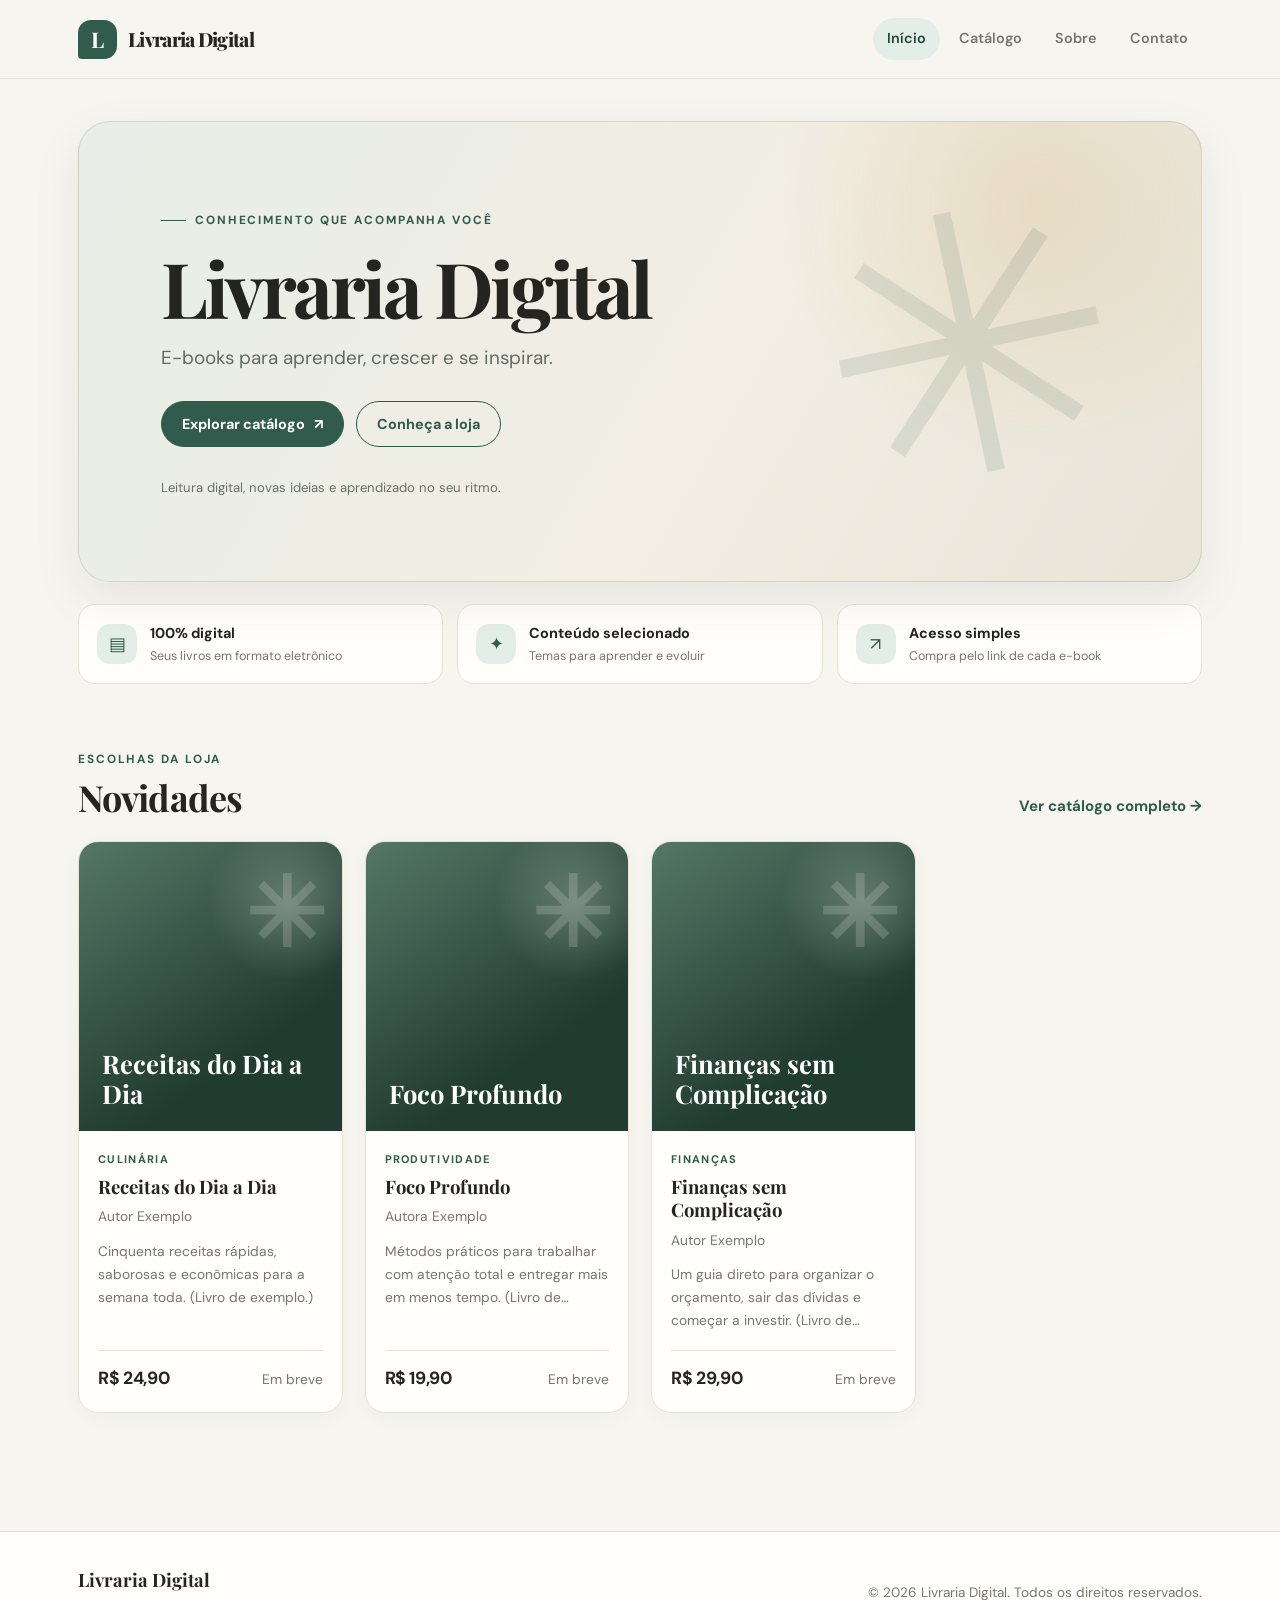
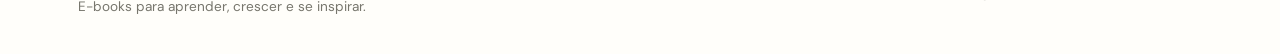
<file: index.html>
<!DOCTYPE html>
<html lang="pt-BR">

<head>
    <meta charset="UTF-8">
    <meta name="viewport" content="width=device-width, initial-scale=1, viewport-fit=cover">

    <title>Livraria Digital</title>

    <meta name="theme-color" content="#f7f5f0">
    <meta name="description" content="E-books para aprender, crescer e se inspirar. Explore nosso catálogo digital.">

    <link rel="stylesheet" href="styles.css">
    <script src="script.js" defer></script>
</head>

<body>

    <header>
        <div class="bar" id="bar"></div>
    </header>

    <main id="app"></main>

    <footer id="foot"></footer>

    <div id="toast"></div>

    <script id="data" type="application/json">
    {
        "store": {
            "name": "Livraria Digital",
            "tagline": "E-books para aprender, crescer e se inspirar.",
            "about": "Somos uma livraria 100% digital. Cada e-book é escolhido com cuidado e chega ao seu e-mail logo após a compra.",
            "contact": "contato@exemplo.com"
        },
        "books": [
            {
                "id": "ex1",
                "title": "Finanças sem Complicação",
                "author": "Autor Exemplo",
                "cat": "Finanças",
                "price": 29.9,
                "desc": "Um guia direto para organizar o orçamento, sair das dívidas e começar a investir. (Livro de exemplo: remova no painel ADM.)",
                "link": "",
                "cover": ""
            },
            {
                "id": "ex2",
                "title": "Foco Profundo",
                "author": "Autora Exemplo",
                "cat": "Produtividade",
                "price": 19.9,
                "desc": "Métodos práticos para trabalhar com atenção total e entregar mais em menos tempo. (Livro de exemplo.)",
                "link": "",
                "cover": ""
            },
            {
                "id": "ex3",
                "title": "Receitas do Dia a Dia",
                "author": "Autor Exemplo",
                "cat": "Culinária",
                "price": 24.9,
                "desc": "Cinquenta receitas rápidas, saborosas e econômicas para a semana toda. (Livro de exemplo.)",
                "link": "",
                "cover": ""
            }
        ]
    }
    </script>

</body>
</html>
</file>
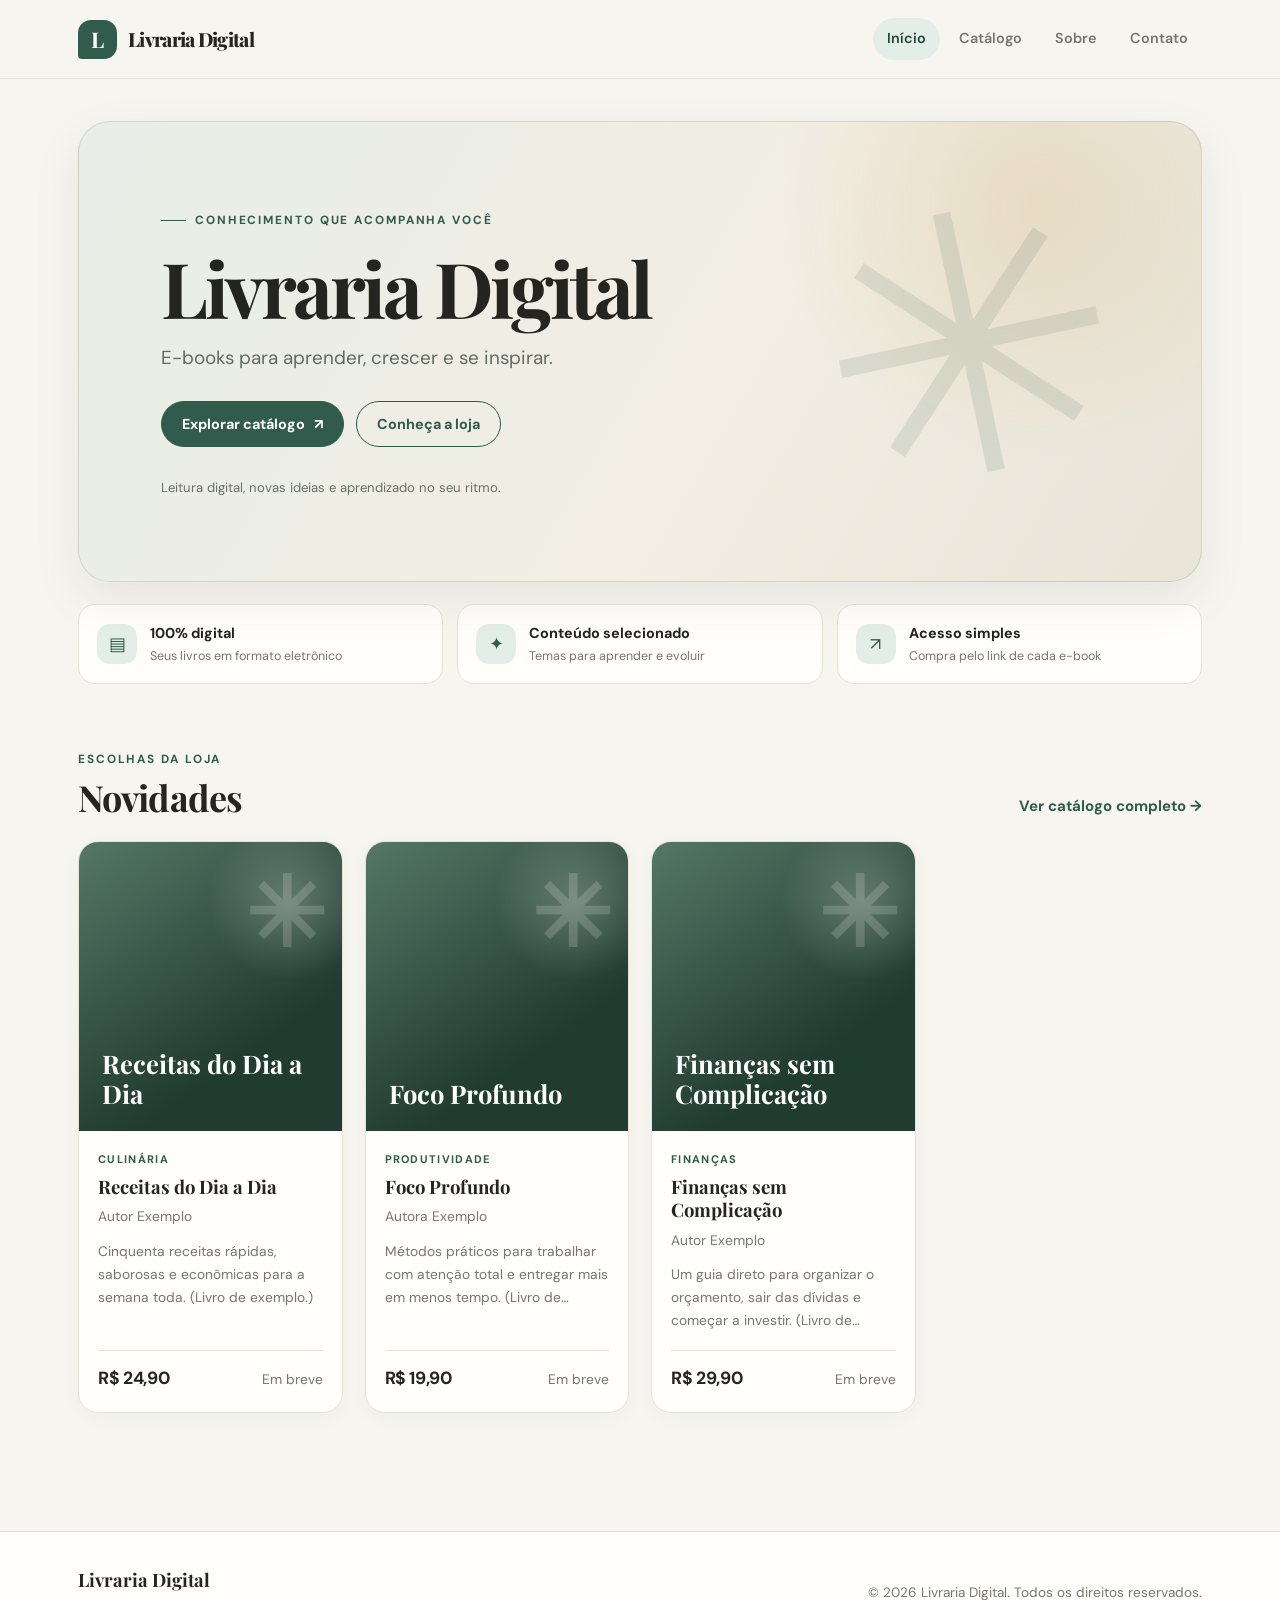
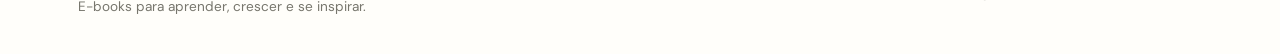
<file: Livraria Digital.html>
<!DOCTYPE html>
<html lang="pt-BR">

<head>
    <meta charset="UTF-8">
    <meta name="viewport" content="width=device-width, initial-scale=1, viewport-fit=cover">

    <title>Livraria Digital</title>

    <meta name="theme-color" content="#f7f5f0">
    <meta name="description" content="E-books para aprender, crescer e se inspirar. Explore nosso catálogo digital.">

    <link rel="stylesheet" href="styles.css">
    <script src="script.js" defer></script>
</head>

<body>

    <header>
        <div class="bar" id="bar"></div>
    </header>

    <main id="app"></main>

    <footer id="foot"></footer>

    <div id="toast"></div>

    <script id="data" type="application/json">
    {
        "store": {
            "name": "Livraria Digital",
            "tagline": "E-books para aprender, crescer e se inspirar.",
            "about": "Somos uma livraria 100% digital. Cada e-book é escolhido com cuidado e chega ao seu e-mail logo após a compra.",
            "contact": "contato@exemplo.com"
        },
        "books": [
            {
                "id": "ex1",
                "title": "Finanças sem Complicação",
                "author": "Autor Exemplo",
                "cat": "Finanças",
                "price": 29.9,
                "desc": "Um guia direto para organizar o orçamento, sair das dívidas e começar a investir. (Livro de exemplo: remova no painel ADM.)",
                "link": "",
                "cover": ""
            },
            {
                "id": "ex2",
                "title": "Foco Profundo",
                "author": "Autora Exemplo",
                "cat": "Produtividade",
                "price": 19.9,
                "desc": "Métodos práticos para trabalhar com atenção total e entregar mais em menos tempo. (Livro de exemplo.)",
                "link": "",
                "cover": ""
            },
            {
                "id": "ex3",
                "title": "Receitas do Dia a Dia",
                "author": "Autor Exemplo",
                "cat": "Culinária",
                "price": 24.9,
                "desc": "Cinquenta receitas rápidas, saborosas e econômicas para a semana toda. (Livro de exemplo.)",
                "link": "",
                "cover": ""
            }
        ]
    }
    </script>

</body>
</html>
</file>
<file: styles.css>
@import url('https://fonts.googleapis.com/css2?family=DM+Sans:wght@400;500;600;700&family=Playfair+Display:wght@600;700;800&display=swap');

:root {
  color-scheme: light;
  --bg: #f7f5f0;
  --surface: #fffefa;
  --surface-2: #f0ece4;
  --ink: #25251f;
  --muted: #77766d;
  --line: #e7e2d8;
  --accent: #315b4c;
  --accent-dark: #244638;
  --accent-soft: #e3eee8;
  --gold: #c69b52;
  --shadow: 0 18px 50px rgba(38, 43, 35, .08);
  --radius: 22px;
}

:root[data-theme="dark"] {
  color-scheme: dark;
  --bg: #151a17;
  --surface: #1d2520;
  --surface-2: #263129;
  --ink: #f3f1e9;
  --muted: #b2b9af;
  --line: #344239;
  --accent: #8bb7a0;
  --accent-dark: #a5cbb6;
  --accent-soft: #263b30;
  --gold: #d9b875;
  --shadow: 0 18px 50px rgba(0, 0, 0, .22);
}

* {
  box-sizing: border-box;
}

html {
  scroll-behavior: smooth;
  scroll-padding-top: 100px;
}

body {
  margin: 0;
  min-height: 100vh;
  background: var(--bg);
  color: var(--ink);
  font: 15px/1.65 'DM Sans', sans-serif;
  -webkit-font-smoothing: antialiased;
}

h1, h2, h3, .logo, .hero-title {
  font-family: 'Playfair Display', Georgia, serif;
}

a {
  color: inherit;
}

header {
  position: sticky;
  top: 0;
  z-index: 20;
  background: color-mix(in srgb, var(--bg) 88%, transparent);
  backdrop-filter: blur(18px);
  border-bottom: 1px solid var(--line);
}

.bar {
  max-width: 1180px;
  min-height: 78px;
  margin: auto;
  padding: 14px 28px;
  display: flex;
  align-items: center;
  gap: 28px;
}

.logo {
  display: inline-flex;
  align-items: center;
  gap: 11px;
  margin-right: auto;
  color: var(--ink);
  text-decoration: none;
  font-size: 1.22rem;
  font-weight: 800;
  letter-spacing: -.035em;
  white-space: nowrap;
}

.logo::before {
  content: 'L';
  display: grid;
  place-items: center;
  width: 39px;
  height: 39px;
  border-radius: 13px 13px 13px 4px;
  background: var(--accent);
  color: #fff;
  font: 700 1.35rem 'Playfair Display', serif;
}

nav {
  display: flex;
  align-items: center;
  gap: 5px;
  overflow-x: auto;
}

nav a {
  padding: 9px 14px;
  border-radius: 999px;
  color: var(--muted);
  text-decoration: none;
  font-size: .9rem;
  font-weight: 600;
  white-space: nowrap;
  transition: .2s ease;
}

nav a:hover {
  color: var(--accent);
  background: var(--accent-soft);
}

nav a.on {
  color: var(--accent-dark);
  background: var(--accent-soft);
}

nav a.adm {
  border: 1px solid var(--line);
  color: var(--accent);
}

nav a.adm.on {
  border-color: var(--accent);
}

main {
  max-width: 1180px;
  min-height: 65vh;
  margin: auto;
  padding: 42px 28px 88px;
}

.hero {
  position: relative;
  isolation: isolate;
  overflow: hidden;
  min-height: 420px;
  padding: clamp(36px, 7vw, 82px);
  display: flex;
  align-items: center;
  border: 1px solid rgba(49, 91, 76, .15);
  border-radius: 32px;
  background:
    radial-gradient(circle at 85% 18%, rgba(198,155,82,.2), transparent 25%),
    linear-gradient(120deg, #e7eee7 0%, #f2eee3 58%, #e8e4d8 100%);
  box-shadow: var(--shadow);
}

:root[data-theme="dark"] .hero {
  background:
    radial-gradient(circle at 85% 18%, rgba(198,155,82,.13), transparent 25%),
    linear-gradient(120deg, #24362d, #282c25 65%, #353126);
}

.hero::after {
  content: '✳';
  position: absolute;
  z-index: -1;
  right: 7%;
  top: 50%;
  transform: translateY(-50%) rotate(-12deg);
  color: rgba(49, 91, 76, .12);
  font-size: clamp(190px, 29vw, 360px);
  line-height: 1;
}

.hero-content {
  max-width: 650px;
}

.eyebrow,
.section-kicker {
  display: inline-flex;
  align-items: center;
  gap: 9px;
  color: var(--accent);
  font-size: .74rem;
  font-weight: 700;
  letter-spacing: .16em;
  text-transform: uppercase;
}

.eyebrow::before {
  content: '';
  width: 25px;
  height: 1px;
  background: currentColor;
}

.hero h1 {
  max-width: 620px;
  margin: 18px 0 14px;
  font-size: clamp(2.6rem, 6vw, 5rem);
  line-height: 1.04;
  letter-spacing: -.045em;
}

.hero p {
  max-width: 520px;
  margin: 0 0 28px;
  color: #626b60;
  font-size: clamp(1rem, 2vw, 1.18rem);
}

:root[data-theme="dark"] .hero p {
  color: var(--muted);
}

.hero-actions {
  display: flex;
  flex-wrap: wrap;
  gap: 12px;
}

.hero-note {
  margin-top: 30px;
  color: #687166;
  font-size: .82rem;
}

:root[data-theme="dark"] .hero-note {
  color: var(--muted);
}

.btn {
  display: inline-flex;
  justify-content: center;
  align-items: center;
  gap: 9px;
  min-height: 46px;
  padding: 11px 20px;
  border: 1px solid var(--accent);
  border-radius: 999px;
  background: var(--accent);
  color: #fff;
  font: 700 .9rem 'DM Sans', sans-serif;
  text-decoration: none;
  cursor: pointer;
  transition: transform .2s ease, background .2s ease, box-shadow .2s ease;
}

.btn:hover {
  transform: translateY(-2px);
  background: var(--accent-dark);
  box-shadow: 0 9px 22px rgba(49,91,76,.18);
}

.btn.ghost {
  background: transparent;
  color: var(--accent);
}

.btn.ghost:hover {
  background: var(--accent-soft);
  box-shadow: none;
}

.btn.sm {
  min-height: 36px;
  padding: 7px 15px;
  font-size: .82rem;
}

.btn.danger {
  border-color: #b94a43;
  background: transparent;
  color: #b94a43;
}

.btn.danger:hover {
  background: #b94a43;
  color: white;
}

.section-head {
  display: flex;
  align-items: end;
  justify-content: space-between;
  gap: 20px;
  margin: 62px 0 22px;
}

.section-head h2 {
  margin: 5px 0 0;
}

h2 {
  margin: 10px 0 22px;
  font-size: clamp(1.65rem, 3vw, 2.25rem);
  letter-spacing: -.025em;
  line-height: 1.2;
}

h3 {
  margin: 0;
  line-height: 1.25;
}

.section-link {
  color: var(--accent);
  font-weight: 700;
  text-decoration: none;
}

.section-link:hover {
  text-decoration: underline;
}

.benefits {
  display: grid;
  grid-template-columns: repeat(3, 1fr);
  gap: 14px;
  margin: 22px 0 12px;
}

.benefit {
  display: flex;
  align-items: center;
  gap: 13px;
  padding: 17px 18px;
  border: 1px solid var(--line);
  border-radius: 17px;
  background: var(--surface);
}

.benefit-icon {
  display: grid;
  place-items: center;
  flex: 0 0 40px;
  width: 40px;
  height: 40px;
  border-radius: 13px;
  background: var(--accent-soft);
  color: var(--accent);
  font-size: 1.1rem;
}

.benefit strong {
  display: block;
  font-size: .9rem;
}

.benefit small {
  display: block;
  color: var(--muted);
  font-size: .78rem;
}

.grid {
  display: grid;
  grid-template-columns: repeat(auto-fill, minmax(220px, 1fr));
  gap: 22px;
}

.card {
  position: relative;
  overflow: hidden;
  display: flex;
  flex-direction: column;
  min-width: 0;
  border: 1px solid var(--line);
  border-radius: 20px;
  background: var(--surface);
  box-shadow: 0 5px 18px rgba(38,43,35,.035);
  transition: transform .22s ease, box-shadow .22s ease, border-color .22s ease;
}

.card:hover {
  transform: translateY(-5px);
  border-color: color-mix(in srgb, var(--accent) 35%, var(--line));
  box-shadow: var(--shadow);
}

.cover {
  display: block;
  width: 100%;
  aspect-ratio: 4/4.4;
  object-fit: cover;
  background: var(--surface-2);
}

.ph {
  position: relative;
  display: flex;
  align-items: end;
  overflow: hidden;
  width: 100%;
  aspect-ratio: 4/4.4;
  padding: 23px;
  background:
    radial-gradient(circle at 80% 20%, rgba(255,255,255,.22), transparent 26%),
    linear-gradient(145deg, #567765, #203b30 70%);
  color: white;
  font: 700 clamp(1.25rem, 2vw, 1.8rem)/1.15 'Playfair Display', serif;
}

.ph::before {
  content: '✳';
  position: absolute;
  top: 10px;
  right: 17px;
  color: rgba(255,255,255,.17);
  font-size: 6rem;
}

.cb {
  display: flex;
  flex: 1;
  flex-direction: column;
  gap: 7px;
  padding: 19px;
}

.cat {
  color: var(--accent);
  font-size: .69rem;
  font-weight: 700;
  letter-spacing: .12em;
  text-transform: uppercase;
}

.cb h3 {
  font-size: 1.16rem;
}

.au,
.ds {
  color: var(--muted);
  font-size: .86rem;
}

.ds {
  display: -webkit-box;
  -webkit-line-clamp: 3;
  line-clamp: 3;
  -webkit-box-orient: vertical;
  overflow: hidden;
  margin: 5px 0 12px;
}

.pr {
  display: flex;
  align-items: center;
  justify-content: space-between;
  gap: 10px;
  margin-top: auto;
  padding-top: 13px;
  border-top: 1px solid var(--line);
}

.pr b {
  font-size: 1.1rem;
  letter-spacing: -.02em;
}

.tools {
  display: flex;
  flex-wrap: wrap;
  gap: 12px;
  margin: 20px 0 26px;
}

input,
select,
textarea {
  width: 100%;
  padding: 12px 14px;
  border: 1px solid var(--line);
  border-radius: 12px;
  background: var(--surface);
  color: var(--ink);
  font: inherit;
  outline: none;
  transition: border .2s, box-shadow .2s;
}

input:focus,
select:focus,
textarea:focus {
  border-color: var(--accent);
  box-shadow: 0 0 0 3px var(--accent-soft);
}

.tools input {
  flex: 1;
  min-width: 220px;
  width: auto;
}

.tools select {
  width: auto;
  min-width: 190px;
}

.form {
  display: grid;
  grid-template-columns: 1fr 1fr;
  gap: 16px;
  margin: 18px 0 34px;
  padding: 24px;
  border: 1px solid var(--line);
  border-radius: 20px;
  background: var(--surface);
  box-shadow: var(--shadow);
}

.form .full {
  grid-column: 1 / -1;
}

label {
  display: block;
  margin: 0 0 6px;
  font-size: .84rem;
  font-weight: 700;
}

.row {
  display: flex;
  align-items: center;
  gap: 14px;
  margin-bottom: 11px;
  padding: 12px;
  border: 1px solid var(--line);
  border-radius: 15px;
  background: var(--surface);
}

.row img,
.row .th {
  flex: none;
  width: 48px;
  height: 66px;
  border-radius: 8px;
  object-fit: cover;
  background: linear-gradient(145deg, #567765, #203b30);
}

.row div {
  flex: 1;
  min-width: 0;
}

.row small {
  color: var(--muted);
}

.note {
  margin: 16px 0 24px;
  padding: 15px 18px;
  border: 1px solid var(--line);
  border-left: 4px solid var(--gold);
  border-radius: 12px;
  background: var(--surface);
  color: var(--muted);
  font-size: .9rem;
}

.empty {
  padding: 46px 16px;
  border: 1px dashed var(--line);
  border-radius: 18px;
  color: var(--muted);
  text-align: center;
}

.prose {
  max-width: 720px;
  color: var(--muted);
  white-space: pre-line;
  font-size: 1.05rem;
}

.page-intro {
  max-width: 720px;
  margin-bottom: 30px;
}

.page-intro p {
  color: var(--muted);
}

footer {
  margin-top: 30px;
  border-top: 1px solid var(--line);
  background: var(--surface);
}

.footer-inner {
  max-width: 1180px;
  margin: auto;
  padding: 35px 28px;
  display: flex;
  align-items: center;
  justify-content: space-between;
  gap: 20px;
  color: var(--muted);
  font-size: .85rem;
}

.footer-brand {
  color: var(--ink);
  font: 700 1.15rem 'Playfair Display', serif;
}

.footer-inner p {
  margin: 4px 0 0;
}

#toast {
  position: fixed;
  z-index: 50;
  left: 50%;
  bottom: 24px;
  transform: translateX(-50%);
  max-width: calc(100vw - 32px);
  padding: 12px 18px;
  border: 1px solid var(--line);
  border-radius: 999px;
  background: var(--ink);
  color: var(--bg);
  box-shadow: var(--shadow);
  font-size: .88rem;
  text-align: center;
}

#toast:empty {
  display: none;
}

@media (max-width: 760px) {
  .bar {
    align-items: flex-start;
    flex-direction: column;
    gap: 10px;
    padding: 13px 18px;
  }

  .logo {
    margin-right: 0;
  }

  nav {
    width: 100%;
    padding-bottom: 2px;
  }

  nav a {
    padding: 8px 12px;
  }

  main {
    padding: 25px 18px 62px;
  }

  .hero {
    min-height: 390px;
    padding: 34px 27px;
    border-radius: 24px;
  }

  .hero::after {
    right: -8%;
    top: 75%;
    font-size: 220px;
  }

  .benefits {
    grid-template-columns: 1fr;
  }

  .section-head {
    margin-top: 45px;
  }

  .grid {
    grid-template-columns: repeat(2, minmax(0, 1fr));
    gap: 13px;
  }

  .cb {
    padding: 13px;
  }

  .cb h3 {
    font-size: 1rem;
  }

  .pr {
    align-items: flex-start;
    flex-direction: column;
  }

  .pr .btn {
    width: 100%;
  }

  .footer-inner {
    align-items: flex-start;
    flex-direction: column;
    padding: 28px 18px;
  }
}

@media (max-width: 430px) {
  .grid {
    grid-template-columns: 1fr 1fr;
  }

  .hero h1 {
    font-size: 2.55rem;
  }

  .hero-actions .btn {
    width: 100%;
  }

  .form {
    grid-template-columns: 1fr;
    padding: 17px;
  }

  .form .full {
    grid-column: auto;
  }

  .tools {
    flex-direction: column;
  }

  .tools input,
  .tools select {
    width: 100%;
  }

  .row {
    flex-wrap: wrap;
  }

  .row .btn {
    margin-left: auto;
  }
}

@media (prefers-reduced-motion: reduce) {
  *,
  *::before,
  *::after {
    scroll-behavior: auto !important;
    transition: none !important;
  }
}
</file>
